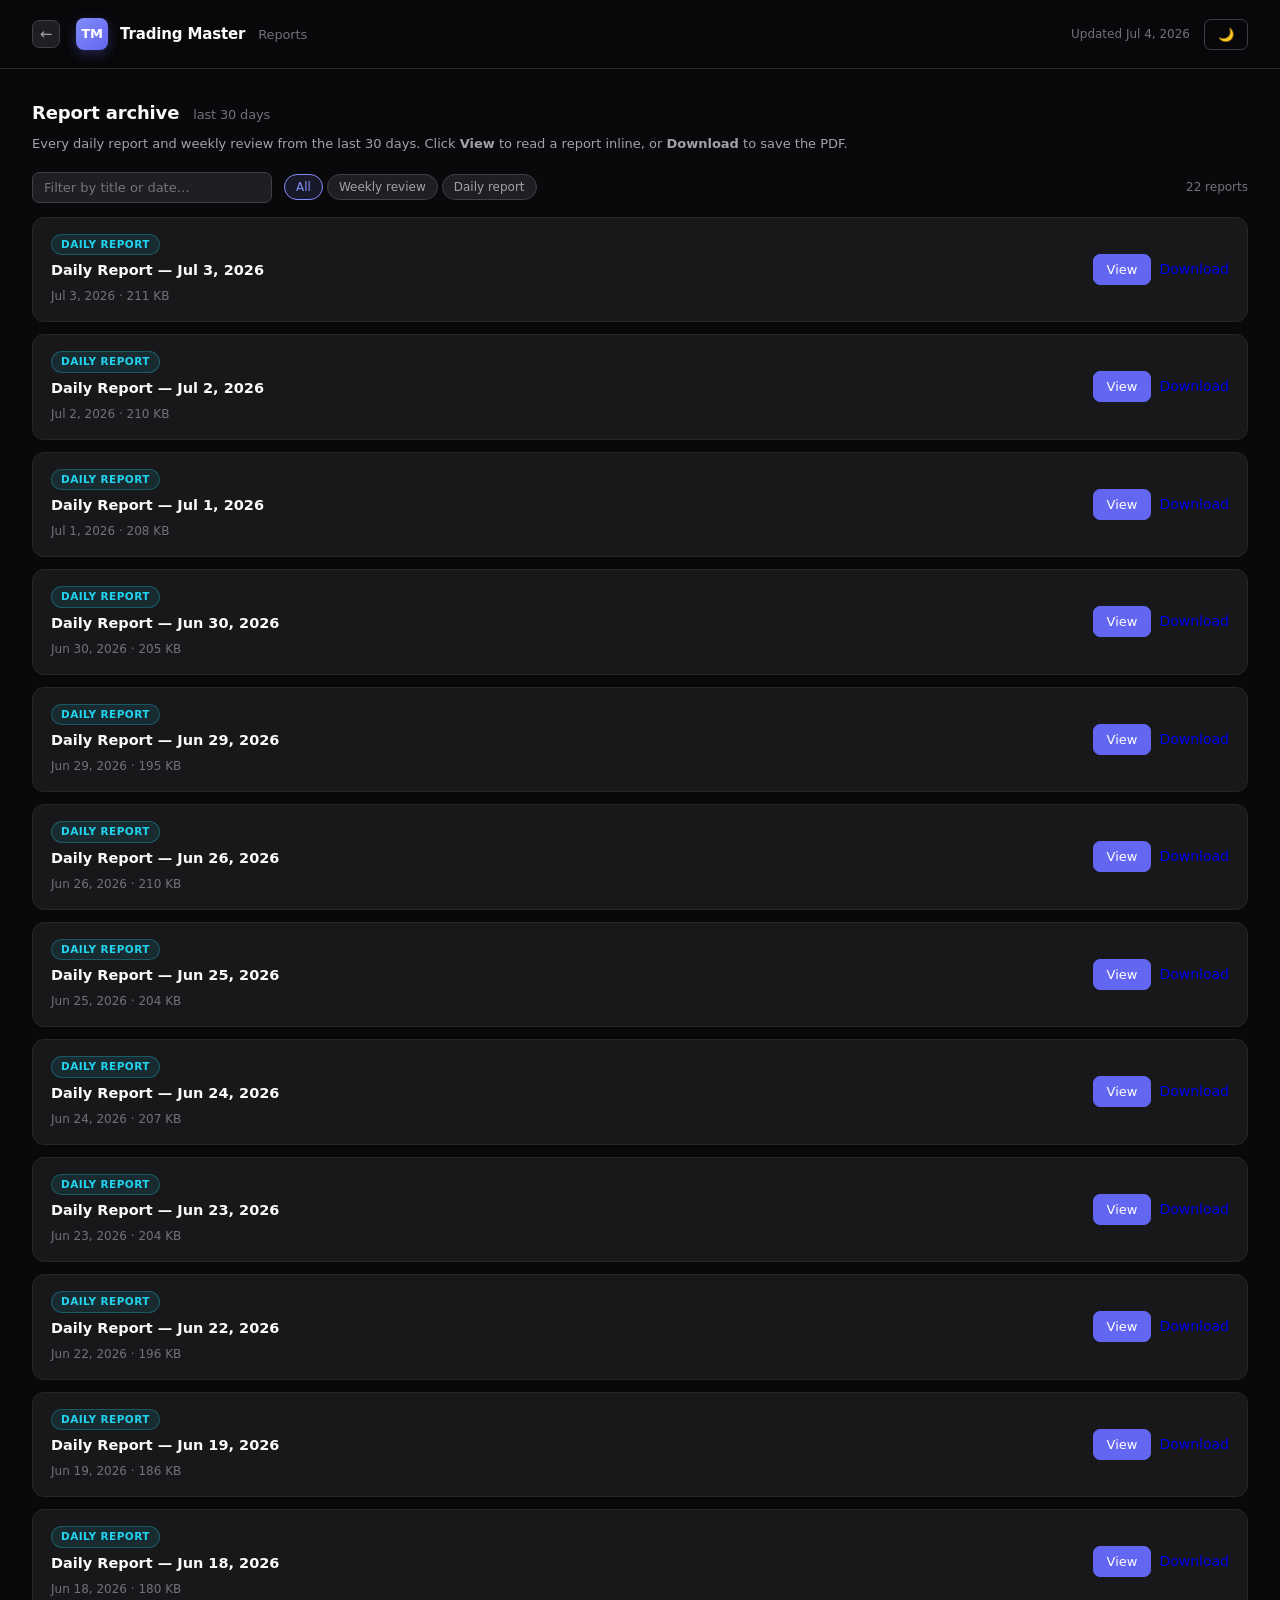
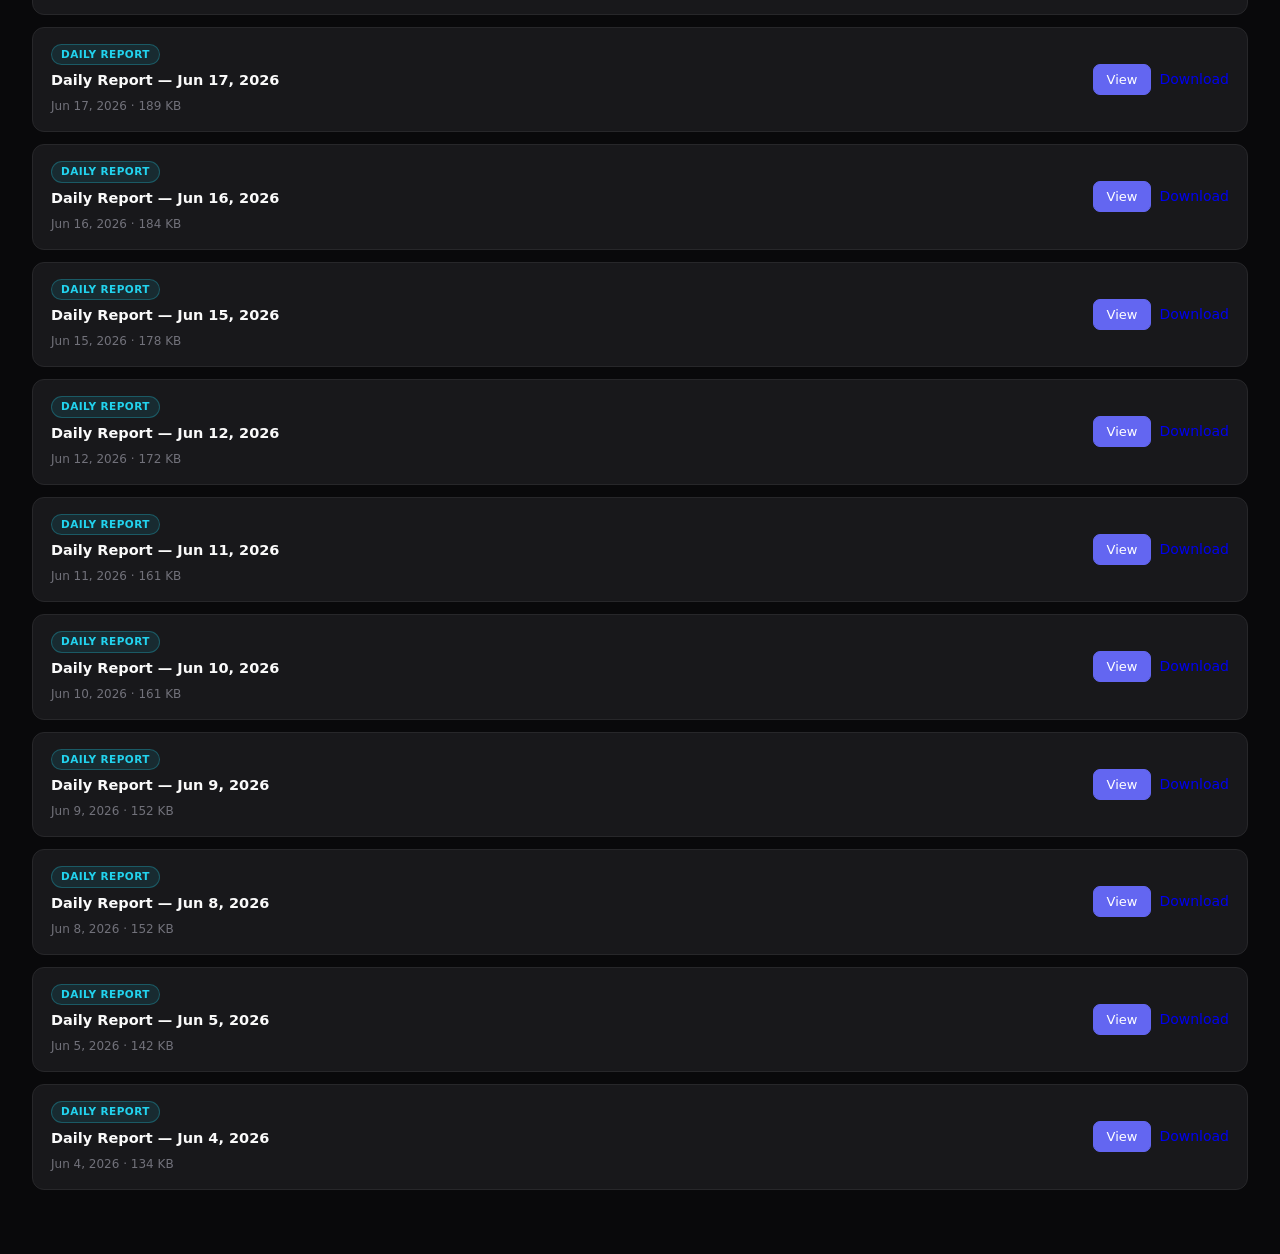
<file: reports.html>
<!DOCTYPE html>
<html lang="en">
<head>
  <meta charset="UTF-8" />
  <meta name="viewport" content="width=device-width, initial-scale=1.0" />
  <title>Trading Master — Reports (last 30 days)</title>
  <link rel="stylesheet" href="style.css" />
  <script>try{if(localStorage.getItem('tm_theme')==='light')document.documentElement.setAttribute('data-theme','light');}catch(e){}</script>
  <script src="analytics.js"></script>
</head>
<body>
  <header>
    <div class="brand">
      <a class="back-link" href="index.html" title="Back to dashboard">←</a>
      <div class="brand-logo">TM</div>
      <h1>Trading Master <span class="sub">Reports</span></h1>
    </div>
    <div class="meta">
      <span class="muted-small" id="reports-updated">—</span>
      <button id="theme-btn" class="btn-ghost" title="Toggle light / dark">🌙</button>
    </div>
  </header>

  <main>
    <section class="panel active">
      <h2>Report archive <span class="sub">last 30 days</span></h2>
      <p class="hint">Every daily report and weekly review from the last 30 days. Click
        <strong>View</strong> to read a report inline, or <strong>Download</strong> to save the PDF.</p>
      <div class="toolbar">
        <input class="search" id="reports-search" placeholder="Filter by title or date…"
               autocomplete="off" spellcheck="false" />
        <div class="chips" id="reports-chips">
          <button class="chip on" data-type="">All</button>
          <button class="chip" data-type="weekly">Weekly review</button>
          <button class="chip" data-type="daily">Daily report</button>
        </div>
        <span class="muted-small count" id="reports-count"></span>
      </div>
      <div id="reports-list">Loading…</div>
    </section>
  </main>

  <!-- inline PDF viewer -->
  <div id="pdf-modal" class="modal" hidden>
    <div class="modal-backdrop" data-close></div>
    <div class="modal-box">
      <div class="modal-head">
        <span class="modal-title" id="pdf-title">Report</span>
        <span class="modal-actions">
          <a id="pdf-download" class="btn-ghost" href="#" download>Download</a>
          <button id="pdf-close" class="btn-ghost" data-close title="Close (Esc)">✕</button>
        </span>
      </div>
      <iframe id="pdf-frame" title="Report PDF" src="about:blank"></iframe>
    </div>
  </div>

  <script src="auth.js"></script>
  <script src="ui.js"></script>
  <script src="reports.js"></script>
</body>
</html>
</file>
<file: style.css>
:root {
  /* surfaces (zinc) */
  --bg: #09090b;
  --bg-card: #18181b;
  --bg-elevated: #1f1f23;
  --border: #27272a;
  --border-strong: #3f3f46;
  --grid: rgba(63, 63, 70, 0.35);   /* chart gridlines */

  /* text */
  --text: #fafafa;
  --text-muted: #a1a1aa;
  --text-subtle: #71717a;

  /* accent (indigo) */
  --accent: #818cf8;
  --accent-strong: #6366f1;
  --accent-bg: rgba(129, 140, 248, 0.12);

  /* signals */
  --pos: #34d399;
  --pos-bg: rgba(52, 211, 153, 0.1);
  --pos-border: rgba(52, 211, 153, 0.28);
  --neg: #fb7185;
  --neg-bg: rgba(251, 113, 133, 0.1);
  --neg-border: rgba(251, 113, 133, 0.28);

  --pill-amber: #fbbf24;
  --pill-amber-bg: rgba(251, 191, 36, 0.12);
  --pill-amber-border: rgba(251, 191, 36, 0.28);
  --pill-cyan: #22d3ee;
  --pill-cyan-bg: rgba(34, 211, 238, 0.1);
  --pill-cyan-border: rgba(34, 211, 238, 0.28);

  --font: -apple-system, BlinkMacSystemFont, "Segoe UI Variable", "Segoe UI",
          Inter, system-ui, "Helvetica Neue", Arial, sans-serif;
  --font-mono: "JetBrains Mono", "SF Mono", "Cascadia Code", Consolas, Menlo, monospace;
}

* { box-sizing: border-box; }
html, body { margin: 0; padding: 0; }
body {
  background: var(--bg);
  color: var(--text);
  font-family: var(--font);
  font-size: 14px;
  line-height: 1.5;
  min-height: 100vh;
  -webkit-font-smoothing: antialiased;
  -moz-osx-font-smoothing: grayscale;
}
code { font-family: var(--font-mono); font-size: 0.92em; color: var(--accent); }

/* HEADER */
header {
  display: flex;
  justify-content: space-between;
  align-items: center;
  padding: 18px 32px;
  border-bottom: 1px solid var(--border);
  background: rgba(9, 9, 11, 0.85);
  backdrop-filter: blur(8px);
  position: sticky;
  top: 0;
  z-index: 10;
}
.brand { display: flex; align-items: center; gap: 12px; }
.brand-logo {
  width: 32px; height: 32px;
  background: linear-gradient(135deg, #818cf8 0%, #6366f1 100%);
  border-radius: 8px;
  display: flex; align-items: center; justify-content: center;
  color: white; font-weight: 700; font-size: 13px; letter-spacing: -0.02em;
  box-shadow: 0 4px 12px rgba(99, 102, 241, 0.3);
}
h1 { margin: 0; font-size: 15px; font-weight: 600; letter-spacing: -0.01em; }
.sub { color: var(--text-subtle); font-weight: 400; font-size: 13px; margin-left: 8px; }
.meta { display: flex; gap: 14px; align-items: center; color: var(--text-muted); font-size: 13px; }
.live-dot {
  display: inline-block; width: 7px; height: 7px; border-radius: 50%;
  background: var(--pos); margin-right: 6px; box-shadow: 0 0 8px var(--pos);
}
.live-dot.dot-off { background: var(--text-subtle); box-shadow: none; }
.conn { display: inline-flex; align-items: center; }

/* BUTTONS */
button {
  font-family: inherit; font-size: 13px; cursor: pointer;
  border-radius: 7px; padding: 7px 13px; border: 1px solid var(--border-strong);
  background: var(--bg-elevated); color: var(--text); transition: background .15s, border-color .15s;
}
button:hover { background: var(--border); }
.btn-primary { background: var(--accent-strong); border-color: var(--accent-strong); color: #fff; }
.btn-primary:hover { background: var(--accent); border-color: var(--accent); }
.btn-ghost { background: transparent; }

/* TABS */
.tabs { display: flex; gap: 4px; padding: 0 32px; border-bottom: 1px solid var(--border); }
.tab {
  border: none; background: none; color: var(--text-muted);
  padding: 13px 16px; border-bottom: 2px solid transparent; border-radius: 0;
  font-size: 13.5px; font-weight: 500;
}
.tab:hover { background: none; color: var(--text); }
.tab.active { color: var(--text); border-bottom-color: var(--accent); }

/* LAYOUT */
/* Full window width so the data tables use all available space; long-form text
   blocks (.hint, .welcome-lede, .detail-body) keep their own max-width caps so
   prose stays readable on ultrawide screens. */
main { padding: 24px 32px 64px; max-width: none; }
.panel { display: none; }
.panel.active { display: block; }
h2 { font-size: 18px; font-weight: 600; margin: 6px 0 8px; letter-spacing: -0.01em; }
h3 { font-size: 15px; font-weight: 600; margin: 0 0 6px; }
.hint { color: var(--text-muted); font-size: 13px; max-width: 860px; margin: 0 0 18px; }
.hint.tiny { font-size: 12px; }
.muted-small { color: var(--text-subtle); font-size: 12px; }
.empty-state {
  color: var(--text-muted); background: var(--bg-card); border: 1px dashed var(--border-strong);
  border-radius: 10px; padding: 22px; text-align: center;
}

/* PORTFOLIO CARDS */
.portfolio-card {
  background: var(--bg-card); border: 1px solid var(--border);
  border-radius: 12px; padding: 18px 20px; margin-bottom: 16px;
}
.portfolio-card-head { display: flex; justify-content: space-between; align-items: baseline; margin-bottom: 12px; gap: 12px; }
.portfolio-name { font-size: 15px; font-weight: 600; }
.portfolio-sub { color: var(--text-subtle); font-size: 12px; margin-top: 2px; }
.badge-auto {
  font-size: 11px; color: var(--pill-amber); background: var(--pill-amber-bg);
  border: 1px solid var(--pill-amber-border); border-radius: 999px; padding: 2px 9px; white-space: nowrap;
}
.portfolio-tickers { display: flex; flex-wrap: wrap; gap: 7px; }
.ticker-chip {
  display: inline-flex; align-items: center;
  background: var(--bg-elevated); border: 1px solid var(--border-strong);
  border-radius: 999px; padding: 4px 11px; font-family: var(--font-mono); font-size: 12.5px;
}

/* ACCOUNTS — equity chart */
.chart-card {
  background: var(--bg-card); border: 1px solid var(--border);
  border-radius: 12px; padding: 18px 20px; margin-bottom: 20px;
}
.chart-card[hidden] { display: none; }
.chart-head { display: flex; align-items: baseline; justify-content: space-between; gap: 12px; flex-wrap: wrap; margin-bottom: 10px; }
.chart-head h3 { margin: 0; }
.chart-caption { display: flex; gap: 14px; align-items: baseline; font-size: 13px; font-variant-numeric: tabular-nums; }
.chart-box { position: relative; height: 300px; }
.chart-card .muted-small { margin: 8px 0 0; }

/* ACCOUNTS */
#accounts-summary { display: flex; flex-wrap: wrap; gap: 14px; margin-bottom: 20px; }
.summary-tile {
  background: var(--bg-card); border: 1px solid var(--border);
  border-radius: 12px; padding: 14px 18px; min-width: 170px;
}
.summary-tile .label { color: var(--text-subtle); font-size: 11.5px; text-transform: uppercase; letter-spacing: 0.04em; }
.summary-tile .value { font-size: 22px; font-weight: 600; margin-top: 3px; font-variant-numeric: tabular-nums; }

/* WELCOME PAGE */
.welcome-hero {
  background:
    radial-gradient(120% 140% at 100% 0%, var(--accent-bg) 0%, transparent 55%),
    var(--bg-card);
  border: 1px solid var(--border);
  border-radius: 16px; padding: 32px 30px; margin-bottom: 22px;
}
.welcome-eyebrow {
  display: inline-block; font-size: 11.5px; font-weight: 600; letter-spacing: 0.06em;
  text-transform: uppercase; color: var(--accent);
  background: var(--accent-bg); border: 1px solid rgba(129, 140, 248, 0.28);
  border-radius: 999px; padding: 4px 12px; margin-bottom: 16px;
}
.welcome-title {
  font-size: 28px; line-height: 1.2; font-weight: 700; letter-spacing: -0.02em;
  margin: 0 0 12px; max-width: 720px;
}
.welcome-lede { color: var(--text-muted); font-size: 15px; line-height: 1.6; max-width: 760px; margin: 0; }
.welcome-lede strong { color: var(--text); font-weight: 600; }

.welcome-stats { display: grid; grid-template-columns: repeat(3, 1fr); gap: 14px; margin-bottom: 28px; }
.wstat {
  background: var(--bg-card); border: 1px solid var(--border);
  border-radius: 14px; padding: 20px 22px;
}
.wstat-value {
  font-size: 40px; font-weight: 700; letter-spacing: -0.02em; line-height: 1;
  color: var(--accent); font-variant-numeric: tabular-nums;
}
.wstat-label { font-size: 13px; font-weight: 600; margin-top: 8px; }
.wstat-note { color: var(--text-subtle); font-size: 12px; margin-top: 3px; }

.welcome-h3 { font-size: 16px; font-weight: 600; margin: 0 0 14px; letter-spacing: -0.01em; }
.welcome-grid { display: grid; grid-template-columns: repeat(3, 1fr); gap: 14px; }
.welcome-grid.mandates { grid-template-columns: repeat(3, 1fr); }
.welcome-mandates { margin-top: 28px; }
.wcard {
  background: var(--bg-card); border: 1px solid var(--border);
  border-radius: 14px; padding: 18px 20px;
}
.wcard-tag {
  display: inline-block; font-size: 10.5px; font-weight: 600; letter-spacing: 0.05em;
  text-transform: uppercase; color: var(--text-subtle);
  border: 1px solid var(--border-strong); border-radius: 999px; padding: 2px 9px; margin-bottom: 10px;
}
.wcard-title { font-size: 15px; font-weight: 600; margin-bottom: 6px; }
.wcard p { color: var(--text-muted); font-size: 13px; line-height: 1.55; margin: 0; }
.wcard-equity { display: flex; align-items: baseline; gap: 7px; margin: 6px 0 10px; }
.wcard-equity span:first-child { font-size: 22px; font-weight: 700; letter-spacing: -0.02em; font-variant-numeric: tabular-nums; color: var(--pos); }
.wcard-equity-label { font-size: 11px; color: var(--text-subtle); text-transform: uppercase; letter-spacing: 0.05em; }
.welcome-foot {
  color: var(--text-muted); font-size: 13px; line-height: 1.6; margin: 28px 0 0;
  padding-top: 18px; border-top: 1px solid var(--border); max-width: 820px;
}

@media (max-width: 760px) {
  .welcome-stats, .welcome-grid, .welcome-grid.mandates { grid-template-columns: 1fr; }
  .welcome-title { font-size: 23px; }
}

.account-card {
  background: var(--bg-card); border: 1px solid var(--border);
  border-radius: 12px; padding: 18px 20px; margin-bottom: 16px;
}
.account-head { display: flex; align-items: center; gap: 10px; flex-wrap: wrap; margin-bottom: 14px; }
.account-name { font-size: 15px; font-weight: 600; }
.badge {
  font-size: 11px; border-radius: 999px; padding: 2px 9px; white-space: nowrap;
  border: 1px solid var(--border-strong); color: var(--text-muted); background: var(--bg-elevated);
}
.badge.on { color: var(--pos); background: var(--pos-bg); border-color: var(--pos-border); }
.badge.off { color: var(--text-subtle); }
.badge.shared { color: var(--accent); background: var(--accent-bg); border-color: var(--accent); }

.kpis { display: flex; flex-wrap: wrap; gap: 22px; margin-bottom: 16px; }
.kpi .k-label { color: var(--text-subtle); font-size: 11.5px; text-transform: uppercase; letter-spacing: 0.04em; }
.kpi .k-value { font-size: 17px; font-weight: 600; margin-top: 2px; font-variant-numeric: tabular-nums; }
.pos { color: var(--pos); }
.neg { color: var(--neg); }

/* TABLES */
table { width: 100%; border-collapse: collapse; font-size: 13px; }
th, td { text-align: right; padding: 8px 10px; border-bottom: 1px solid var(--border); font-variant-numeric: tabular-nums; }
th:first-child, td:first-child { text-align: left; }
th { color: var(--text-subtle); font-weight: 500; font-size: 11.5px; text-transform: uppercase; letter-spacing: 0.03em; }
tbody tr:last-child td { border-bottom: none; }
td.sym { font-family: var(--font-mono); font-weight: 600; }
.table-label { color: var(--text-subtle); font-size: 12px; margin: 10px 0 4px; text-transform: uppercase; letter-spacing: 0.03em; }
.account-error { color: var(--neg); background: var(--neg-bg); border: 1px solid var(--neg-border); border-radius: 8px; padding: 10px 14px; font-size: 12.5px; }

/* ===== Portfolio data tables (Stock / Options / Watchlist) ===== */
.toolbar { display: flex; align-items: center; gap: 12px; margin-bottom: 14px; flex-wrap: wrap; }
.search {
  font-family: inherit; font-size: 13px; color: var(--text);
  background: var(--bg-elevated); border: 1px solid var(--border-strong);
  border-radius: 7px; padding: 7px 11px; min-width: 240px;
}
.search:focus { outline: none; border-color: var(--accent); }
.chips { display: flex; gap: 4px; }
.chip {
  font-family: inherit; font-size: 12px; padding: 5px 11px; border-radius: 999px; cursor: pointer;
  border: 1px solid var(--border-strong); background: var(--bg-elevated); color: var(--text-muted);
}
.chip:hover { color: var(--text); }
.chip.on { background: var(--accent-bg); border-color: var(--accent); color: var(--accent); }
.count { margin-left: auto; }

.table-wrap { overflow-x: auto; border: 1px solid var(--border); border-radius: 12px; background: var(--bg-card); }
.data-table { width: 100%; border-collapse: collapse; font-size: 13px; white-space: nowrap; }
.data-table th, .data-table td { text-align: left; padding: 9px 12px; border-bottom: 1px solid var(--border); }
.data-table th.num, .data-table td.num { text-align: right; font-variant-numeric: tabular-nums; }
.data-table thead th {
  color: var(--text-subtle); font-weight: 600; font-size: 11px; text-transform: uppercase;
  letter-spacing: 0.03em; user-select: none; background: var(--bg-elevated);
}
.data-table th.sortable { cursor: pointer; }
.data-table th.sortable:hover { color: var(--text); }
.data-table th.active { color: var(--accent); }
.data-table th .arrow { margin-left: 3px; font-size: 9px; }
.data-table th.caret, .data-table td.caret { width: 20px; padding-right: 0; color: var(--text-subtle); }
.data-table tbody .row { cursor: pointer; }
.data-table tbody .row:hover > td { background: var(--bg-elevated); }
.data-table tbody .row.open > td { background: var(--bg-elevated); border-bottom-color: transparent; }
.data-table tbody tr:last-child td { border-bottom: none; }

.tk { display: flex; flex-direction: column; line-height: 1.25; }
.tk-sym { font-family: var(--font-mono); font-weight: 600; }
.tk-sec { color: var(--text-subtle); font-size: 11px; }

.act { display: inline-block; padding: 2px 8px; border-radius: 6px; font-size: 11px; font-weight: 700; letter-spacing: 0.02em; }
.act.BUY { color: #052e1b; background: var(--pos); }
.act.SELL { color: #3a0a12; background: var(--neg); }
.act.HOLD { color: #3a2c05; background: var(--pill-amber); }
.act.DONT_TRADE, .act.WATCH { color: var(--text); background: var(--border-strong); }

.conv { display: inline-flex; align-items: center; gap: 7px; min-width: 64px; }
.conv-fill { height: 6px; border-radius: 3px; background: linear-gradient(90deg, rgba(52,211,153,0.55), var(--pos)); min-width: 2px; }
.conv-n { color: var(--text-muted); font-size: 11px; font-variant-numeric: tabular-nums; }

.pill { display: inline-block; padding: 2px 9px; border-radius: 999px; font-size: 11px; border: 1px solid var(--border-strong); background: var(--bg-elevated); color: var(--text-muted); text-transform: capitalize; }
.pill.goal { color: var(--accent); background: var(--accent-bg); border-color: var(--accent); }
.pill.struct { color: var(--pill-cyan); background: var(--pill-cyan-bg); border-color: var(--pill-cyan-border); }
.pill.eps-imminent { color: var(--neg); background: var(--neg-bg); border-color: var(--neg-border); }
.pill.eps-near { color: var(--pill-amber); background: var(--pill-amber-bg); border-color: var(--pill-amber-border); }
.pill.eps-approaching { color: var(--text-muted); }

.up { font-size: 10.5px; opacity: 0.85; }
.mom { font-variant-numeric: tabular-nums; }
.mom-strong { color: var(--pos); } .mom-mid { color: var(--text); }
.mom-soft { color: var(--text-muted); } .mom-weak { color: var(--neg); }

/* expandable row detail */
.data-table .detail > td { background: var(--bg-elevated); padding: 0 12px 14px 34px; white-space: normal; }
.detail-body { display: flex; flex-direction: column; gap: 12px; padding-top: 10px; max-width: 1000px; }
.detail-grid { display: flex; flex-wrap: wrap; gap: 10px 22px; }
.detail-grid .kv { display: flex; flex-direction: column; }
.kv .dk, .detail-block .dk { color: var(--text-subtle); font-size: 10.5px; text-transform: uppercase; letter-spacing: 0.03em; }
.kv .dv { font-size: 12.5px; }
.detail-block .dv { font-size: 12.5px; color: var(--text-muted); line-height: 1.55; }
.bullets { margin: 0; padding-left: 18px; color: var(--text-muted); font-size: 12.5px; }
.legs { width: auto; min-width: 420px; border-collapse: collapse; font-size: 12px; }
.legs th, .legs td { text-align: left; padding: 5px 14px 5px 0; border-bottom: 1px solid var(--border); }
.legs th.num, .legs td.num { text-align: right; }

/* ============================================================= */
/* LIGHT THEME — overrides the dark defaults when data-theme=light */
/* ============================================================= */
:root[data-theme="light"] {
  --bg: #f8f8fb;
  --bg-card: #ffffff;
  --bg-elevated: #f1f1f5;
  --border: #e4e4e9;
  --border-strong: #cfcfd6;
  --grid: rgba(140, 140, 150, 0.18);
  --text: #18181b;
  --text-muted: #52525b;
  --text-subtle: #71717a;
  --accent: #4f46e5;
  --accent-strong: #4338ca;
  --accent-bg: rgba(79, 70, 229, 0.1);
  --pos: #059669; --pos-bg: rgba(5, 150, 105, 0.1); --pos-border: rgba(5, 150, 105, 0.28);
  --neg: #dc2626; --neg-bg: rgba(220, 38, 38, 0.1); --neg-border: rgba(220, 38, 38, 0.28);
}
:root[data-theme="light"] header { background: rgba(248, 248, 251, 0.85); }
:root[data-theme="light"] .act.BUY { color: #052e1b; }
:root[data-theme="light"] .act.SELL { color: #fff; }
:root[data-theme="light"] .act.HOLD { color: #3a2c05; }

/* prevent background scroll while a full-screen layer is up */
html.locked, html.modal-open { overflow: hidden; }

/* header extras */
.back-link {
  display: inline-flex; align-items: center; justify-content: center;
  width: 28px; height: 28px; border-radius: 7px; text-decoration: none;
  color: var(--text-muted); border: 1px solid var(--border-strong); background: var(--bg-elevated);
  margin-right: 4px; font-size: 15px;
}
.back-link:hover { color: var(--text); }
a.btn-ghost { text-decoration: none; display: inline-flex; align-items: center; }
.csv-btn { margin-left: 8px; }

/* ===== PIN gate ===== */
#pin-gate {
  position: fixed; inset: 0; z-index: 1000;
  display: flex; align-items: center; justify-content: center;
  background: radial-gradient(120% 120% at 50% 0%, #1a1a20 0%, var(--bg) 70%);
}
.pin-box {
  background: var(--bg-card); border: 1px solid var(--border);
  border-radius: 16px; padding: 32px 34px; width: min(360px, 90vw); text-align: center;
  box-shadow: 0 24px 60px rgba(0, 0, 0, 0.45);
}
.pin-logo { width: 44px; height: 44px; font-size: 17px; margin: 0 auto 14px; }
.pin-box h2 { margin: 0 0 4px; }
.pin-hint { color: var(--text-muted); font-size: 13px; margin: 0 0 18px; }
#pin-form { display: flex; gap: 8px; }
#pin-input {
  flex: 1; font-family: inherit; font-size: 15px; letter-spacing: 0.1em; text-align: center;
  color: var(--text); background: var(--bg-elevated); border: 1px solid var(--border-strong);
  border-radius: 8px; padding: 10px 12px;
}
#pin-input:focus { outline: none; border-color: var(--accent); }
.pin-error { color: var(--neg); font-size: 12.5px; margin-top: 12px; }
.pin-box.shake { animation: shake 0.32s; }
@keyframes shake {
  10%, 90% { transform: translateX(-2px); } 20%, 80% { transform: translateX(4px); }
  30%, 50%, 70% { transform: translateX(-7px); } 40%, 60% { transform: translateX(7px); }
}

/* ===== inline PDF modal ===== */
.modal { position: fixed; inset: 0; z-index: 900; display: flex; align-items: center; justify-content: center; }
.modal[hidden] { display: none; }
.modal-backdrop { position: absolute; inset: 0; background: rgba(0, 0, 0, 0.6); backdrop-filter: blur(2px); }
.modal-box {
  position: relative; width: min(960px, 94vw); height: min(88vh, 1000px);
  background: var(--bg-card); border: 1px solid var(--border-strong);
  border-radius: 12px; overflow: hidden; display: flex; flex-direction: column;
  box-shadow: 0 24px 70px rgba(0, 0, 0, 0.5);
}
.modal-head {
  display: flex; align-items: center; justify-content: space-between; gap: 12px;
  padding: 12px 16px; border-bottom: 1px solid var(--border);
}
.modal-title { font-weight: 600; font-size: 14px; }
.modal-actions { display: flex; gap: 8px; align-items: center; }
#pdf-frame { flex: 1; width: 100%; border: 0; background: #fff; }

/* ===== reports (archive page + dashboard tab) ===== */
.report-cards { display: flex; flex-direction: column; gap: 12px; }
.report-card, .report-feature {
  background: var(--bg-card); border: 1px solid var(--border); border-radius: 12px;
  padding: 16px 18px; display: flex; align-items: center; justify-content: space-between; gap: 16px;
}
.report-feature { flex-direction: column; align-items: flex-start; gap: 8px; margin-bottom: 18px; border-color: var(--accent); background: linear-gradient(180deg, var(--accent-bg), var(--bg-card) 60%); }
.report-main { display: flex; flex-direction: column; gap: 5px; min-width: 0; }
.report-title { font-size: 14.5px; font-weight: 600; }
.report-actions { display: flex; gap: 8px; flex-shrink: 0; }
.rtype { font-size: 10.5px; font-weight: 700; text-transform: uppercase; letter-spacing: 0.04em; padding: 2px 9px; border-radius: 999px; width: max-content; }
.rtype.weekly { color: var(--accent); background: var(--accent-bg); border: 1px solid var(--accent); }
.rtype.daily { color: var(--pill-cyan); background: var(--pill-cyan-bg); border: 1px solid var(--pill-cyan-border); }

/* ===== daily trades ===== */
.chart-controls { display: flex; align-items: center; gap: 16px; flex-wrap: wrap; }
#equity-range .chip { padding: 4px 10px; font-size: 11.5px; }

.day-selector { display: flex; gap: 8px; overflow-x: auto; padding-bottom: 10px; margin-bottom: 16px; }
.day-chip {
  display: flex; flex-direction: column; gap: 2px; text-align: left;
  border: 1px solid var(--border-strong); background: var(--bg-elevated); color: var(--text-muted);
  border-radius: 10px; padding: 9px 14px; white-space: nowrap; min-width: max-content;
}
.day-chip:hover { color: var(--text); }
.day-chip.on { color: var(--accent); border-color: var(--accent); background: var(--accent-bg); }
.day-date { font-size: 13px; font-weight: 600; }
.day-n { font-size: 11px; color: var(--text-subtle); }

.trade-group { margin-bottom: 22px; }
.trade-group-head { font-size: 12px; text-transform: uppercase; letter-spacing: 0.03em; color: var(--text-subtle); margin: 0 0 10px; font-weight: 600; }
.trade-card {
  background: var(--bg-card); border: 1px solid var(--border); border-radius: 11px;
  padding: 13px 16px; margin-bottom: 10px; cursor: pointer; transition: border-color .15s;
}
.trade-card:hover { border-color: var(--border-strong); }
.trade-card.open { border-color: var(--accent); }
.trade-head { display: flex; align-items: center; gap: 10px; flex-wrap: wrap; }
.trade-sym { font-family: var(--font-mono); font-weight: 700; font-size: 14px; }
.trade-meta { color: var(--text-muted); font-size: 12.5px; font-variant-numeric: tabular-nums; }
.trade-caret { margin-left: auto; color: var(--text-subtle); }
.trade-reason { color: var(--text-muted); font-size: 12.5px; line-height: 1.5; margin-top: 8px; }
.trade-detail { display: flex; flex-direction: column; gap: 12px; padding-top: 12px; margin-top: 10px; border-top: 1px dashed var(--border-strong); }

.pill.st-ok { color: var(--pos); background: var(--pos-bg); border-color: var(--pos-border); }
.pill.st-warn { color: var(--pill-amber); background: var(--pill-amber-bg); border-color: var(--pill-amber-border); }
.pill.st-bad { color: var(--neg); background: var(--neg-bg); border-color: var(--neg-border); }

.rejected-block { margin-top: 8px; background: var(--bg-card); border: 1px solid var(--border); border-radius: 11px; padding: 4px 16px; }
.rejected-block summary { cursor: pointer; padding: 12px 0; font-size: 12.5px; color: var(--text-muted); font-weight: 600; }
.rejected-list { padding-bottom: 12px; display: flex; flex-direction: column; gap: 6px; }
.rejected-row { display: flex; align-items: baseline; gap: 10px; font-size: 12.5px; padding: 6px 0; border-top: 1px solid var(--border); }
.rej-sym { font-family: var(--font-mono); font-weight: 600; min-width: 56px; }
.rej-reason { color: var(--text-muted); }

@media (max-width: 640px) {
  .report-card { flex-direction: column; align-items: flex-start; }
  .modal-box { width: 96vw; height: 90vh; }
}

/* ===== RESPONSIVE / MOBILE ===== */
/* Tablet: tighten the generous desktop side padding so tables get more room. */
@media (max-width: 900px) {
  header { padding: 14px 20px; }
  .tabs { padding: 0 20px; }
  main { padding: 20px 20px 56px; }
}

/* Phone: header wraps, tabs become a horizontal scroller, toolbar/search shrink.
   The data tables themselves already scroll horizontally inside .table-wrap, so
   wide books stay fully usable via swipe instead of being squeezed. */
@media (max-width: 640px) {
  body { font-size: 13.5px; }

  header { flex-wrap: wrap; gap: 10px; padding: 12px 14px; }
  h1 { font-size: 14px; }
  .sub { display: none; }                 /* drop the "Dashboard" suffix to save width */
  .meta { gap: 10px; font-size: 12px; flex-wrap: wrap; }

  .tabs {
    padding: 0 14px; gap: 2px;
    overflow-x: auto; flex-wrap: nowrap;
    -webkit-overflow-scrolling: touch; scrollbar-width: none;
  }
  .tabs::-webkit-scrollbar { display: none; }
  .tab { padding: 11px 12px; font-size: 13px; white-space: nowrap; flex: 0 0 auto; }

  main { padding: 16px 12px 48px; }
  h2 { font-size: 16px; }

  .toolbar { gap: 8px; }
  .search { min-width: 0; flex: 1 1 140px; }
  .count { margin-left: 0; }
  .csv-btn { margin-left: 0; }

  .data-table th, .data-table td { padding: 8px 10px; }

  .welcome-hero { padding: 22px 18px; }
  .welcome-stats { gap: 10px; }
  .wstat { padding: 16px 16px; }
  .wstat-value { font-size: 32px; }

  #accounts-summary { gap: 10px; }
  .summary-tile { min-width: 0; flex: 1 1 140px; }
  .kpis { gap: 14px; }
  .chart-box { height: 240px; }
}
</file>
